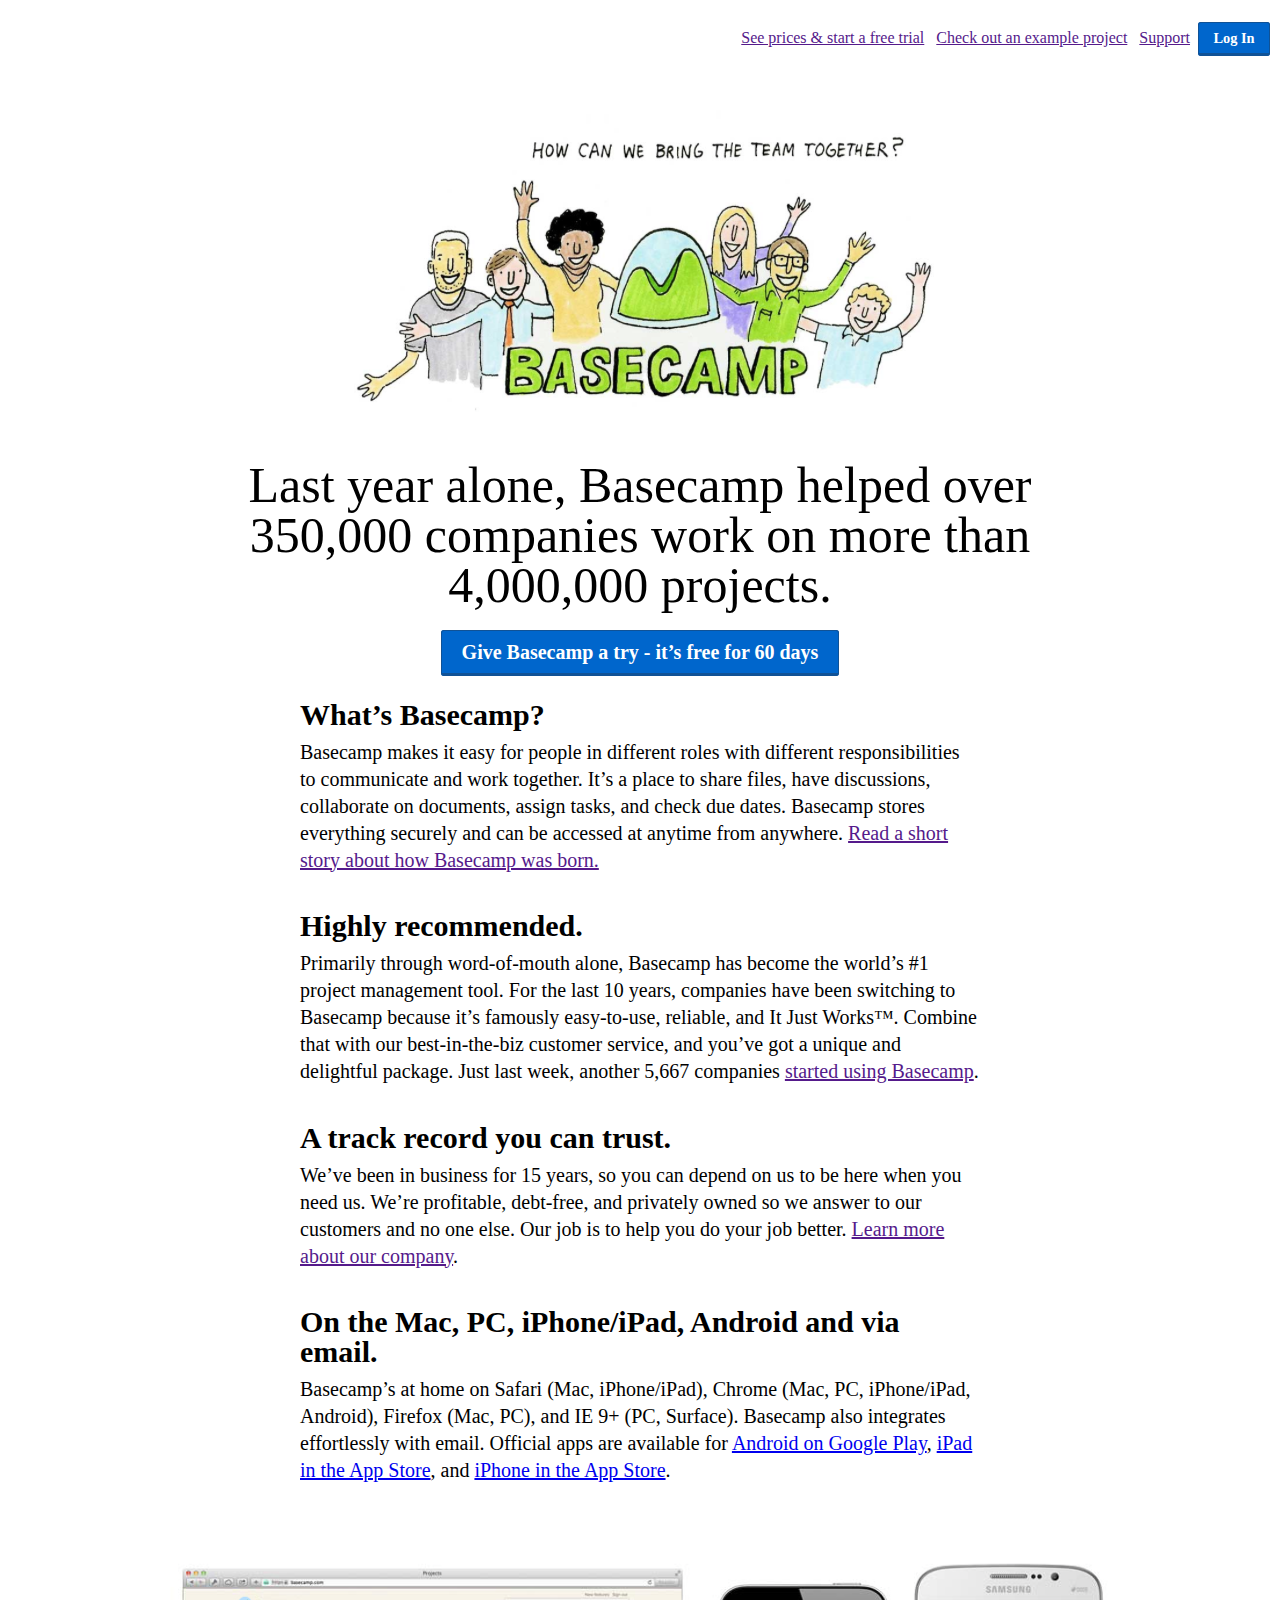
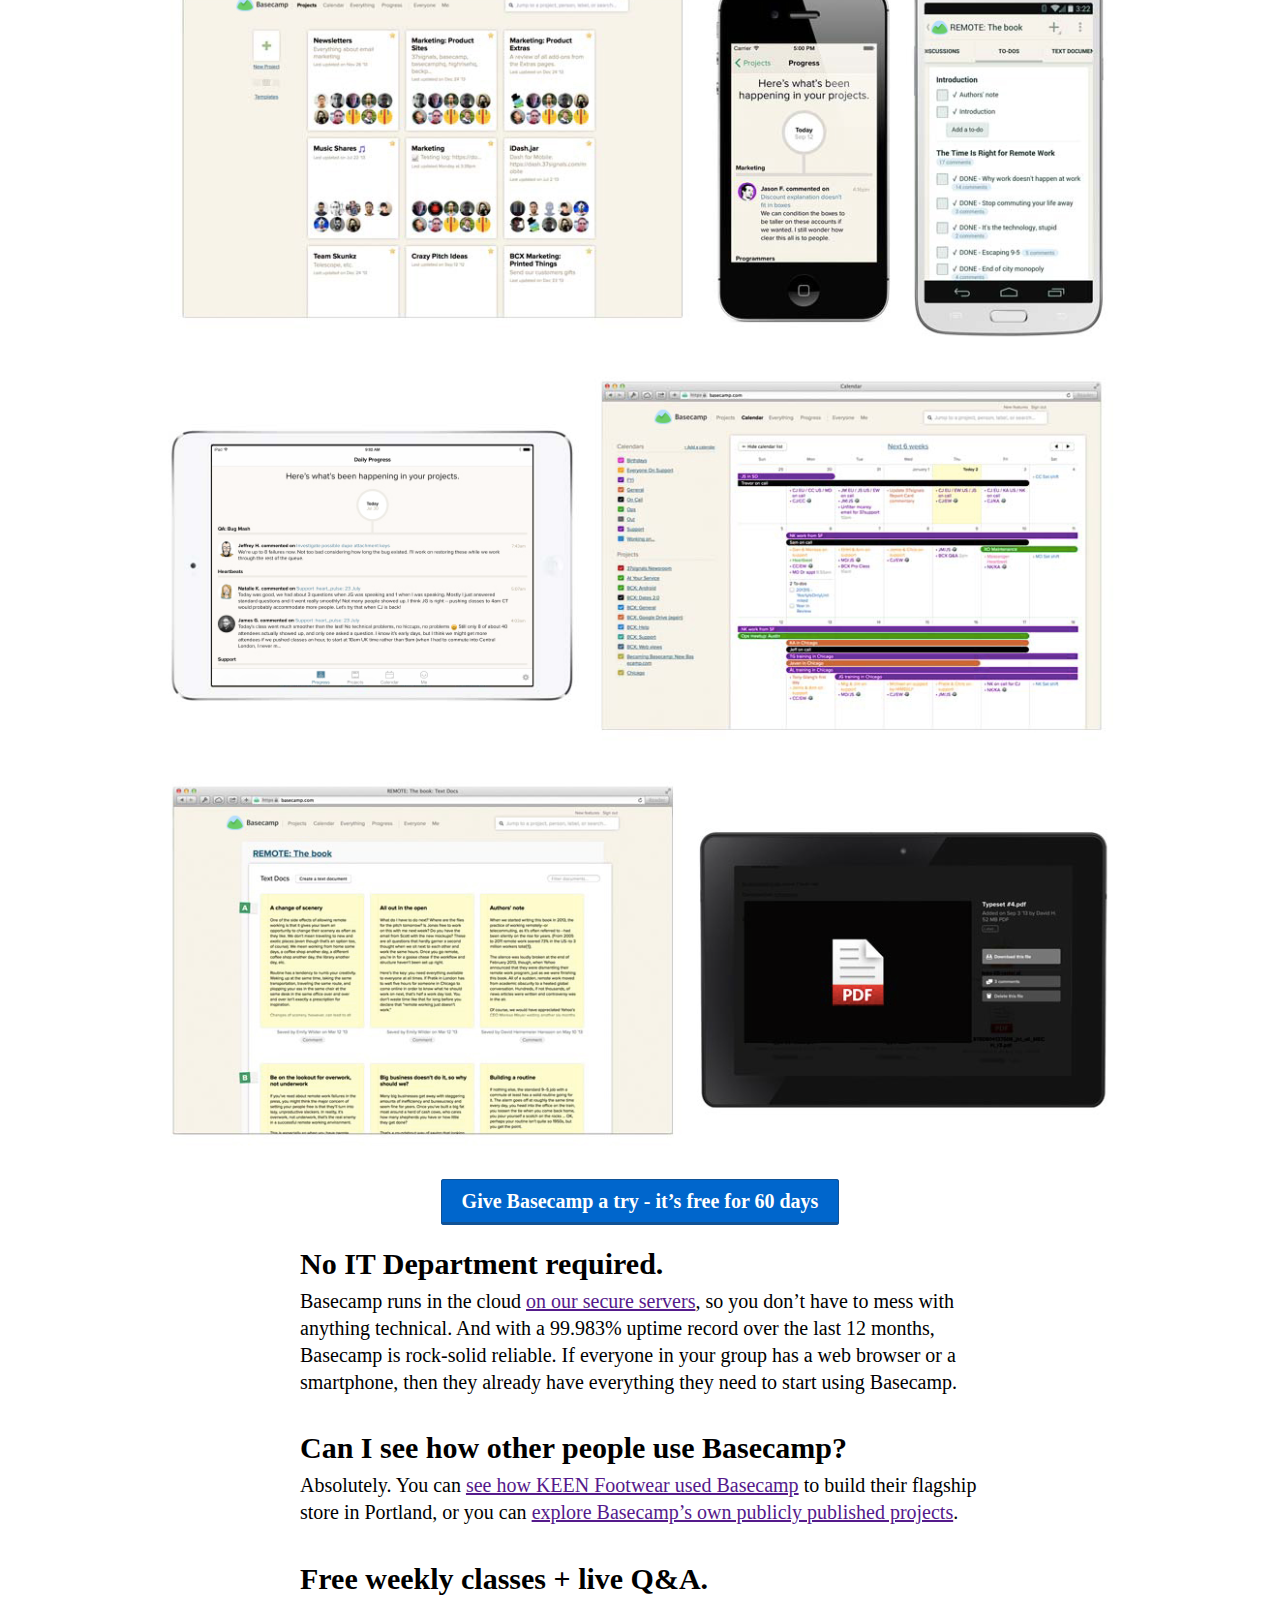
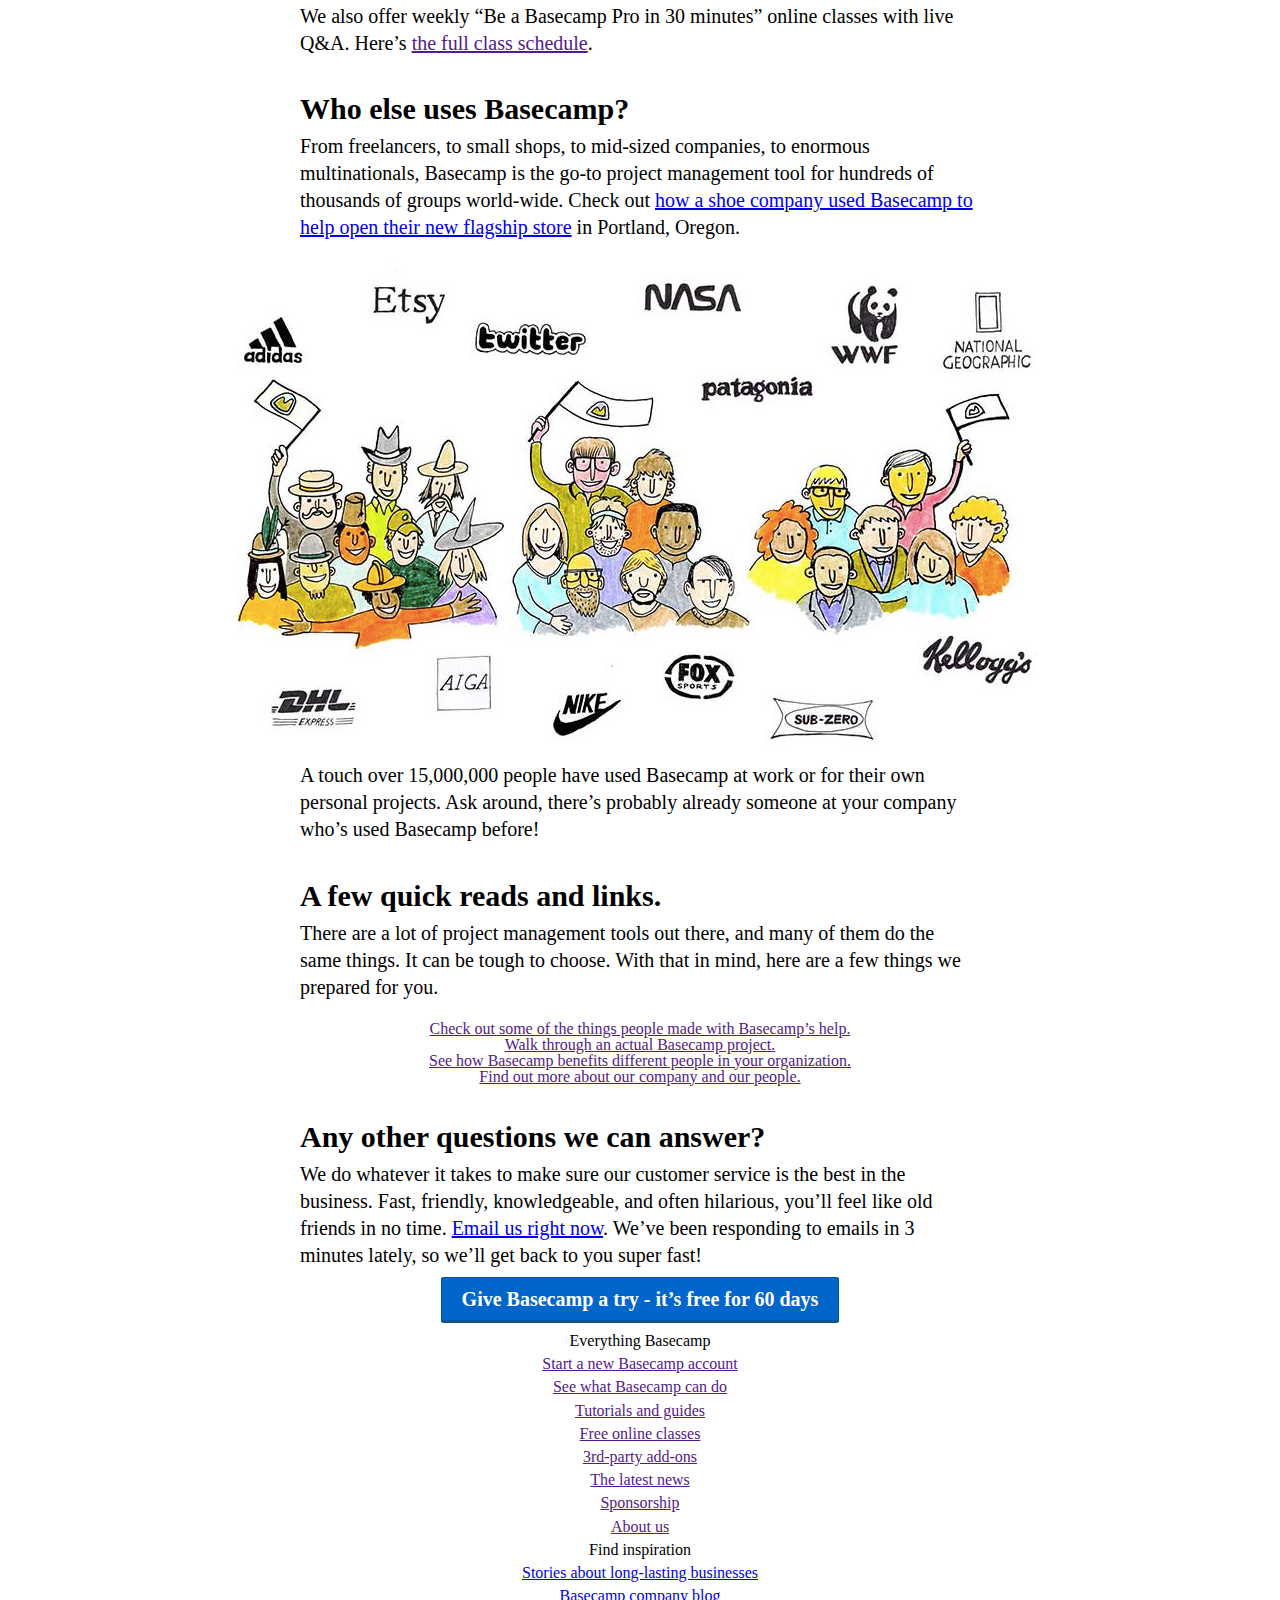
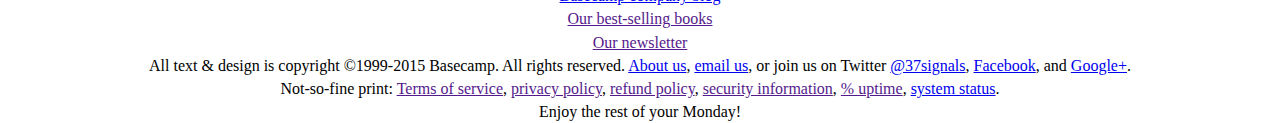
<file: basecamp/index.html>
<!DOCTYPE html>
<html>
  <head>
    <link rel="stylesheet" type="text/css" href="styles.css" />
    <meta charset="utf-8">
  </head>
  <body>
  	<nav class="navigation ">
  		<a class="logo " href="">Basecamp</a>
  		<div class="nav-links ">
  			<div class="nav-bound-box">
  				<a href="">See prices & start a free trial</a>
  			</div>
  			<div class="nav-bound-box">
  				<a href="">Check out an example project</a>
  			</div>
  			<div class="nav-bound-box">
  				<a href="">Support</a>
  			</div>
  			<a class="button button-active" href="">Log In</a>
  		</div>
  	</nav>
  	<div class="content group">
  		<img id="splash" src="splash.png">
  		<h1>Last year alone, Basecamp helped over 350,000 companies work on more than 4,000,000 projects.</h1>
  		<br>
  		<br>
  		<a class="button button-active content-button" href="">Give Basecamp a try - it’s free for 60 days</a>
  		<section>
  			<h2>What’s Basecamp?</h2>
  			<p>Basecamp makes it easy for people in different roles with different responsibilities to communicate and work together.   It’s a place to share files, have discussions, collaborate on documents, assign tasks, and check due dates. Basecamp stores everything securely and can be accessed at anytime from anywhere. <a href="">Read a short story about how Basecamp was born.</a></p>

  			<h2>Highly recommended.</h2>
  			<p>Primarily through word-of-mouth alone, Basecamp has become the world’s #1 project management tool. For the last 10 years, companies have been switching to Basecamp because it’s famously easy-to-use, reliable, and It Just Works™. Combine that with our best-in-the-biz customer service, and you’ve got a unique and delightful package. Just last week, another 5,667 companies <a href="">started using Basecamp</a>.</p>

  			<h2>A track record you can trust.</h2>
  			<p>We’ve been in business for 15 years, so you can depend on us to be here when you need us. We’re profitable, debt-free, and privately owned so we answer to our customers and no one else. Our job is to help you do your job better. <a href="">Learn more about our company</a>.</p>

  			<h2>On the Mac, PC, iPhone/iPad, Android and via email.</h2>
  			<p>Basecamp’s at home on Safari (Mac, iPhone/iPad), Chrome (Mac, PC, iPhone/iPad, Android), Firefox (Mac, PC), and IE 9+ (PC, Surface). Basecamp also integrates effortlessly with email. Official apps are available for <a href="https://play.google.com/store/apps/details?id=com.basecamp.app">Android on Google Play</a>, <a href="https://itunes.apple.com/us/app/basecamp-official-app/id898020776">iPad in the App Store</a>, and <a href="https://itunes.apple.com/us/app/basecamp-official-app/id599139477?mt=8">iPhone in the App Store</a>.</p>
  		</section>
  		<section>
  			<img class="intro" src="intro1.png">
  			<img class="intro" src="intro2.png">
  			<img class="intro" src="intro3.png">
  		</section>
  		<a class="button button-active content-button" href="">Give Basecamp a try - it’s free for 60 days</a>
  		<section>
  			<h2>No IT Department required.</h2>
  			<p>Basecamp runs in the cloud <a href="">on our secure servers</a>, so you don’t have to mess with anything technical. And with a 99.983% uptime record over the last 12 months, Basecamp is rock-solid reliable. If everyone in your group has a web browser or a smartphone, then they already have everything they need to start using Basecamp.</p>

  			<h2>Can I see how other people use Basecamp?</h2>
  			<p>Absolutely. You can <a href="">see how KEEN Footwear used Basecamp</a> to build their flagship store in Portland, or you can <a href="">explore Basecamp’s own publicly published projects</a>.</p>

  			<h2>Free weekly classes + live Q&amp;A.</h2>
  			<p>We also offer weekly “Be a Basecamp Pro in 30 minutes” online classes with live Q&amp;A. Here’s <a href="">the full class schedule</a>.</p>

  			<h2>Who else uses Basecamp?</h2>
  			<p>From freelancers, to small shops, to mid-sized companies, to enormous multinationals, Basecamp is the go-to project management tool for hundreds of thousands of groups world-wide. Check out <a href="/tour">how a shoe company used Basecamp to help open their new flagship store</a> in Portland, Oregon.</p>
  		</section>
  		<img class="intro" src="intro4.png">
  		<p>A touch over 15,000,000 people have used Basecamp at work or for their own personal projects. Ask around, there’s probably already someone at your company who’s used Basecamp before!</p>
  		<section class="">
  			<h2>A few quick reads and links.</h2>
  			<p>There are a lot of project management tools out there, and many of them do the same things. It can be tough to choose. With that in mind, here are a few things we prepared for you.</p>

  			<ul>
  				<li><a href="">Check out some of the things people made with Basecamp’s help.</a></li>
  				<li><a href="">Walk through an actual Basecamp project.</a></li>
  				<li><a href="">See how Basecamp benefits different people in your organization.</a></li>
  				<li><a href="">Find out more about our company and our people.</a></li>
  			</ul>
  		</section>
  		<section>
  			<h2>Any other questions we can answer?</h2>
  			<p>We do whatever it takes to make sure our customer service is the best in the business. Fast, friendly, knowledgeable, and often hilarious, you’ll feel like old friends in no time. <a href="mailto:support@basecamp.com">Email us right now</a>. We’ve been responding to emails in <span data-response-time="">3 minutes</span> lately, so we’ll get back to you super fast!</p>
  		</section>
  		<a class="button button-active content-button" href="">Give Basecamp a try - it’s free for 60 days</a>

  	</div>
  	<footer class="footer">
  		<h5>Everything Basecamp</h5>
  		<ul>
  			<li><a href="">Start a new Basecamp account</a></li>
  			<li><a href="">See what Basecamp can do</a></li>
  			<li><a href="">Tutorials and guides</a></li>
  			<li><a href="">Free online classes</a></li>
  			<li><a href="">3rd-party add-ons</a></li>
  			<li><a href="">The latest news</a></li>
  			<li><a href="">Sponsorship</a></li>
  			<li><a href="">About us</a></li>
  		</ul>

  		<h5>Find inspiration</h5>
  		<ul>
  			<li><a href="http://thedistance.com">Stories about long-lasting businesses</a></li>
  			<li><a href="http://signalvnoise.com">Basecamp company blog</a></li>
  			<li><a href="">Our best-selling books</a></li>
  			<li><a href=>Our newsletter</a></li>
  		</ul>

  		<p>All text &amp; design is copyright ©1999-2015 Basecamp. All rights reserved. <a href="/about">About us</a>, <a href="mailto:email@basecamp.com">email us</a>, or join us on Twitter <a href="https://twitter.com/37signals">@37signals</a>, <a href="https://www.facebook.com/37signals">Facebook</a>, and <a href="https://plus.google.com/116876481626487570331" rel="publisher">Google+</a>.</p>

  		<p>
  			<strong>Not-so-fine print:</strong>
  			<a href="">Terms of service</a>,
  			<a href="">privacy policy</a>,
  			<a href="">refund policy</a>,
  			<a href="">security information</a>,
  			<a href="">% uptime</a>,
  			<a href="http://status.basecamp.com/">system status</a>.
  		</p>

  		<p>Enjoy the rest of your Monday!</p>
  	</footer>
  </body>
</html>
</file>
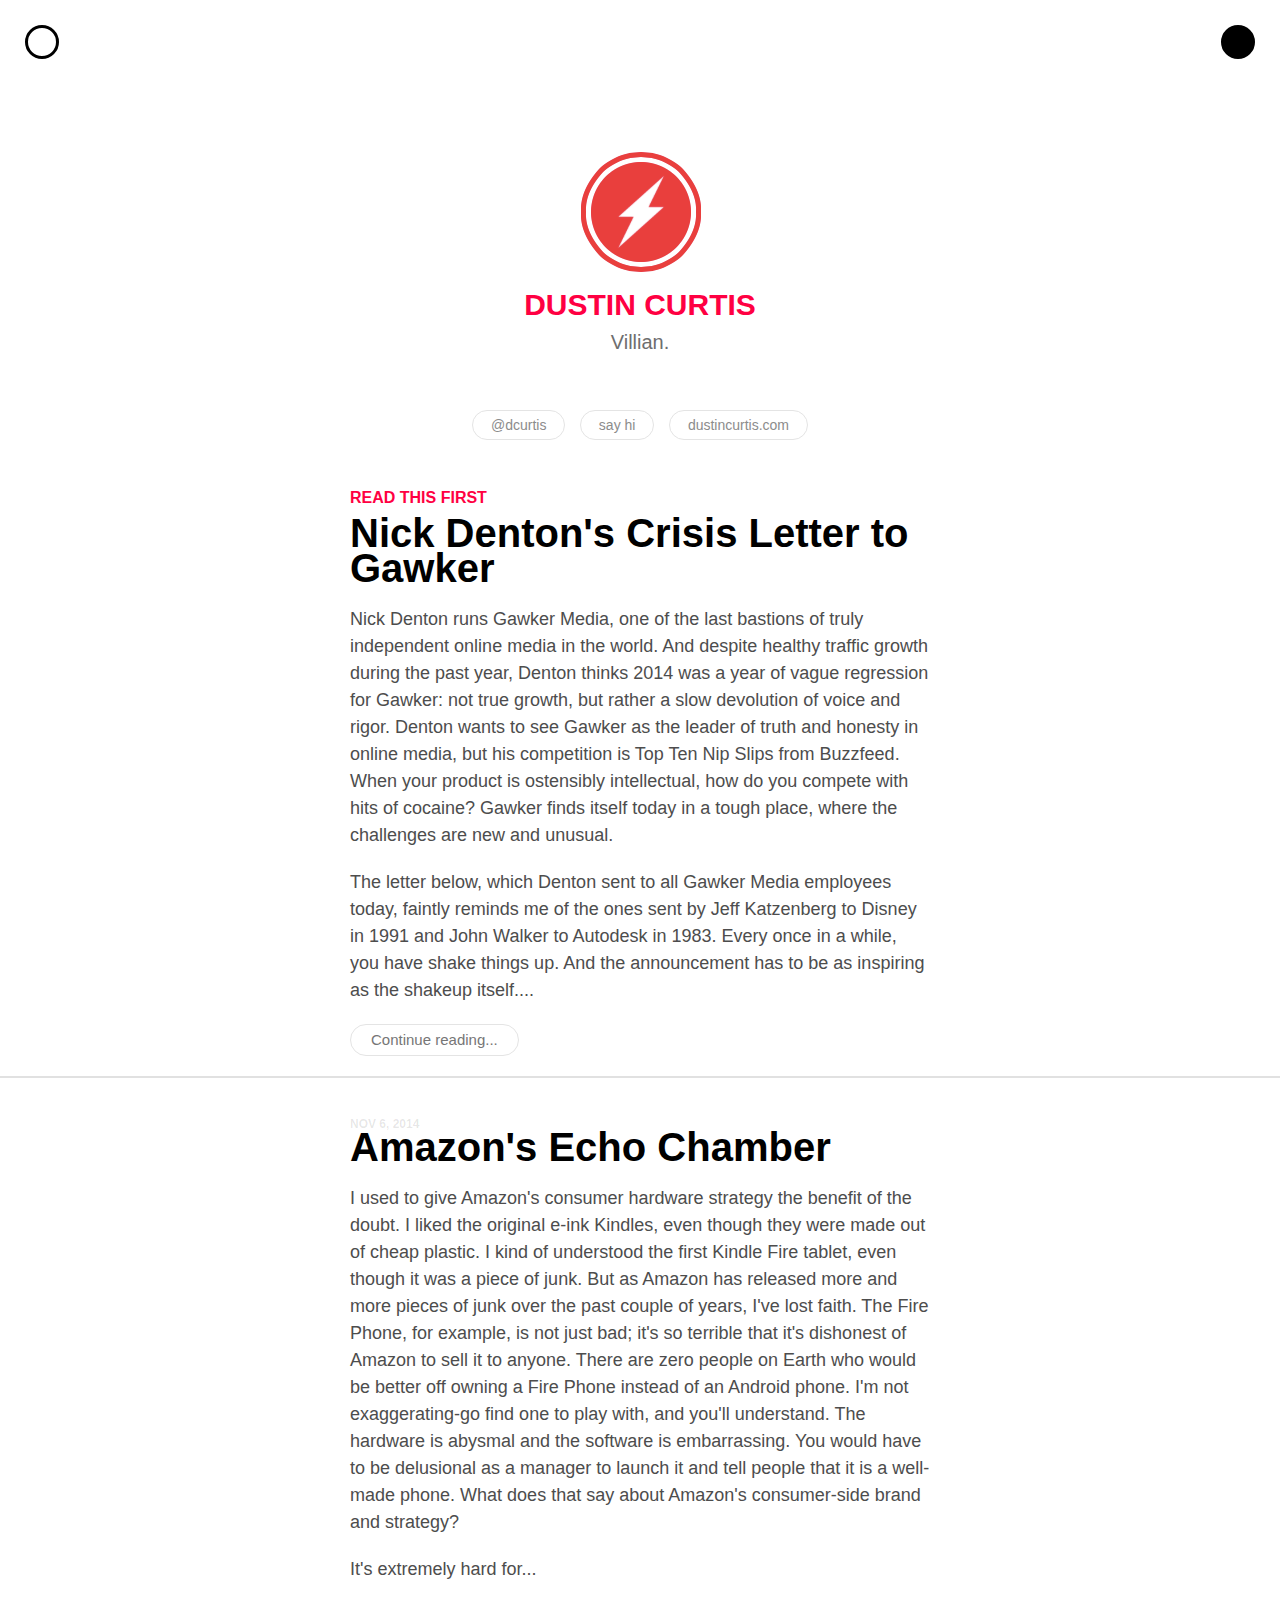
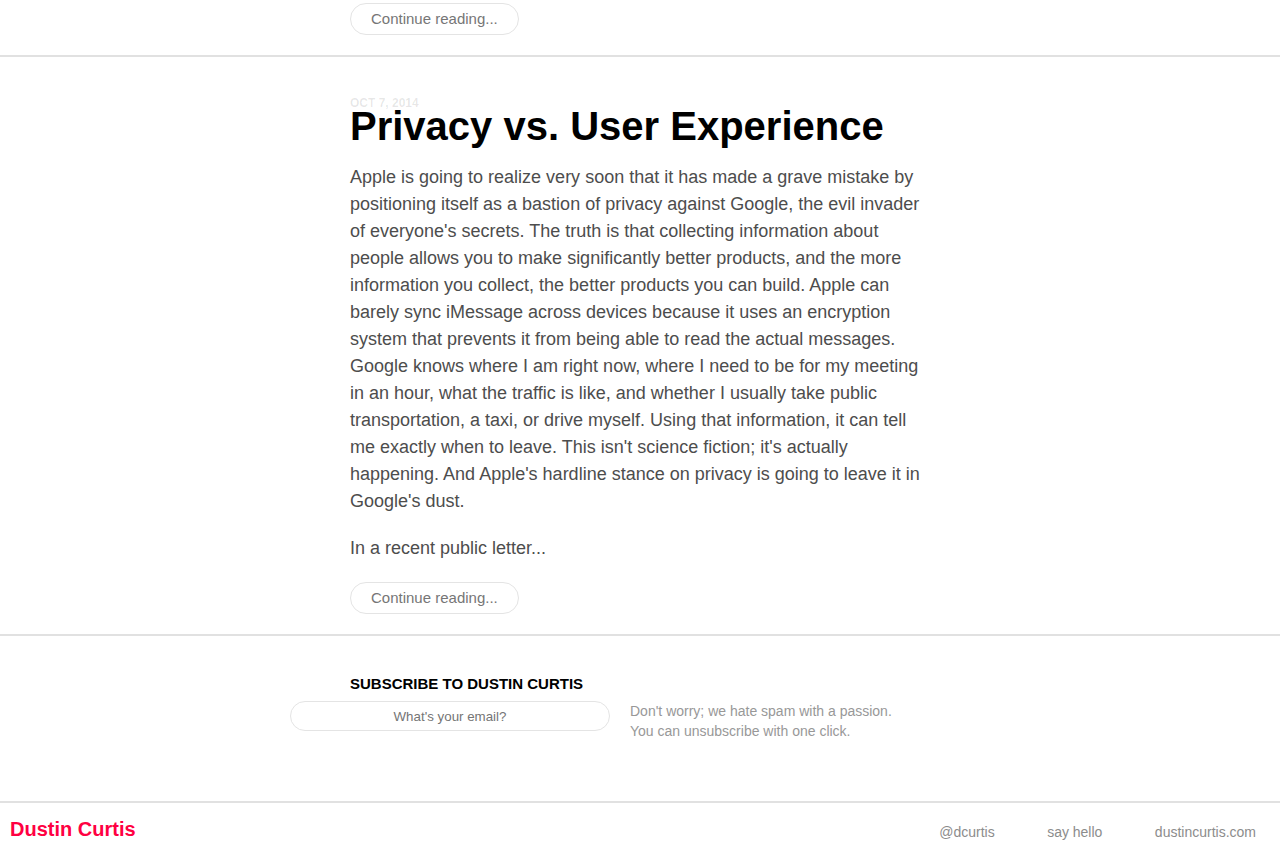
<file: dcurtis/index.html>
<!DOCTYPE html>
<html>
<head>
	<link rel="stylesheet" type="text/css" href="styles.css" />
</head>
<body>
	<header>
		<div class="circle left-circle">
		</div>
		<div class="circle right-circle">
		</div>
		<img id="logo" src="logo.png">
		<h2> Dustin Curtis </h2>
		<h3> Villian.</h3>
		<ul id="links">
			<li><a href="https://twitter.com/dcurtis">@dcurtis</a></li>
			<li><a href="mailto:hi@dustincurtis.com?subject=Svbtle">say hi</a></li>
			<li><a href="http://dustincurtis.com">dustincurtis.com</a></li>
		</ul>
	</header>
	<section>
		<h6>Read this first</h6>
		<article>
			<h1>
				<a href="http://dcurt.is/nick-denton-crisis-letter">Nick Denton&#39;s Crisis Letter to Gawker</a>
			</h1>
			<a href="http://dcurt.is/nick-denton-crisis-letter"><p>Nick Denton runs Gawker Media, one of the last bastions of truly independent online media in the world. And despite healthy traffic growth during the past year, Denton thinks 2014 was a year of vague regression for Gawker: not true growth, but rather a slow devolution of voice and rigor. Denton wants to see Gawker as the leader of truth and honesty in online media, but his competition is <em>Top Ten Nip Slips</em> from Buzzfeed. When your product is ostensibly intellectual, how do you compete with hits of cocaine? Gawker finds itself today in a tough place, where the challenges are new and unusual. </p> <p>The letter below, which Denton sent to all Gawker Media employees today, faintly reminds me of the ones sent by Jeff Katzenberg to Disney in 1991 and John Walker to Autodesk in 1983. Every once in a while, you have shake things up. And the announcement has to be as inspiring as the shakeup itself....</p></a>
			<p><a href="http://dcurt.is/nick-denton-crisis-letter" class="button">Continue reading...</a></p>
		</article>
		<article>
			<h6 class="article-date">Nov  6, 2014</h6>
			<h1><a href="http://dcurt.is/amazon-has-no-taste">Amazon&#39;s Echo Chamber</a></h1>
			<a href="http://dcurt.is/amazon-has-no-taste"><p>I used to give Amazon&#39;s consumer hardware strategy the benefit of the doubt. I liked the original e-ink Kindles, even though they were made out of cheap plastic. I kind of understood the first Kindle Fire tablet, even though it was a piece of junk. But as Amazon has released more and more pieces of junk over the past couple of years, I&#39;ve lost faith. The Fire Phone, for example, is not just bad; it&#39;s so terrible that it&#39;s dishonest of Amazon to sell it to anyone. There are zero people on Earth who would be better off owning a Fire Phone instead of an Android phone. I&#39;m not exaggerating-go find one to play with, and you&#39;ll understand. The hardware is abysmal and the software is embarrassing. You would have to be delusional as a manager to launch it and tell people that it is a well-made phone. What does that say about Amazon&#39;s consumer-side brand and strategy?</p> <p>It&#39;s extremely hard for...</p></a><p><a href="http://dcurt.is/amazon-has-no-taste" class="button">Continue reading...</a></p>
		</article>
		<article>
			<h6 class="article-date">Oct  7, 2014</h6>
			<h1><a href="http://dcurt.is/privacy-vs-user-experience">Privacy vs. User Experience</a></h1>
			<a href="//dcurt.is/privacy-vs-user-experience"><p>Apple is going to realize very soon that it has made a grave mistake by positioning itself as a bastion of privacy against Google, the evil invader of everyone&#39;s secrets. The truth is that collecting information about people allows you to make significantly better products, and the more information you collect, the better products you can build. Apple can barely sync iMessage across devices because it uses an encryption system that prevents it from being able to read the actual messages. Google knows where I am right now, where I need to be for my meeting in an hour, what the traffic is like, and whether I usually take public transportation, a taxi, or drive myself. Using that information, it can tell me exactly when to leave. This isn&#39;t science fiction; it&#39;s actually happening. And Apple&#39;s hardline stance on privacy is going to leave it in Google&#39;s dust.</p> <p>In a recent public letter...</p></a>
			<p><a href="//dcurt.is/privacy-vs-user-experience" class="button">Continue reading...</a></p>
		</article>
	</section>
	<section>
		<p id="subscribe-title">Subscribe to Dustin Curtis</p>
		<div id="subscribe">
			<input placeholder="What's your email?">
			<p>Don&#39;t worry; we hate spam with a passion.<br>
				You can unsubscribe with one click.</p>
			</div>
		</section>
		<footer>
			<ul id="links">
				<li><a href="https://twitter.com/dcurtis">@dcurtis</a></li>
				<li><a href="mailto:hi@dustincurtis.com?subject=Svbtle">say hello</a></li>
				<li><a href="http://dustincurtis.com">dustincurtis.com</a></li>
			</ul>
			<h5>Dustin Curtis</h5>
		</footer>
	</body>    	
</html>
</file>
<file: basecamp/styles.css>
/* http://meyerweb.com/eric/tools/css/reset/ 2. v2.0 | 20110126
  License: none (public domain)
*/

html, body, div, span, applet, object, iframe,
h1, h2, h3, h4, h5, h6, p, blockquote, pre,
a, abbr, acronym, address, big, cite, code,
del, dfn, em, img, ins, kbd, q, s, samp,
small, strike, strong, sub, sup, tt, var,
b, u, i, center,
dl, dt, dd, ol, ul, li,
fieldset, form, label, legend,
table, caption, tbody, tfoot, thead, tr, th, td,
article, aside, canvas, details, embed,
figure, figcaption, footer, header, hgroup,
menu, nav, output, ruby, section, summary,
time, mark, audio, video {
  margin: 0;
  padding: 0;
  border: 0;
  font-size: 100%;
  font: inherit;
  vertical-align: baseline;
}
/* HTML5 display-role reset for older browsers */
article, aside, details, figcaption, figure,
footer, header, hgroup, menu, nav, section {
  display: block;
}
body {
  line-height: 1;
}
ol, ul {
  list-style: none;
}
blockquote, q {
  quotes: none;
}
blockquote:before, blockquote:after,
q:before, q:after {
  content: '';
  content: none;
}
table {
  border-collapse: collapse;
  border-spacing: 0;
}


/*
  ========================================
  Grid
  ========================================
*/

*,
*:before,
*:after {
  -webkit-box-sizing: border-box;
     -moz-box-sizing: border-box;
          box-sizing: border-box;
}

/*
  ========================================
  Clearfix
  ========================================
*/
.group:before,
.group:after {
  content: "";
  display: table;
}
.group:after {
  clear: both;
}
.group {
  clear: both;
  *zoom: 1;
}

.container {
  margin: 0 auto;
  padding-left: 30px;
  padding-right: 30px;
  width: 960px;
}


body{
  /* rules go here */
}

nav {
	margin-top: 20px;
	position: relative;
}

.nav-links{
	display: block;
	padding: 10px;
	float: right;
}
.nav-bound-box{
	display: inline;
	text-align: center;
	padding: 4px;
}

.logo-div {
	width: 160px;

}

.logo {
	background: url(https://d1pqgpjinf0thr.cloudfront.net/assets/general/basecamp-a3c9e389acdeba3ac2bd084d0ce0462b.png) 0 0 no-repeat;
	display: block;
	float: left;
	height: 0;
	overflow: hidden;
	background-size: 160px 37px;
	left: .75em;
	padding-top: 37px;
	margin-left: 40px;
	width: 160px;
}

.button {
	-webkit-border-radius: 3px;
	-moz-border-radius: 3px;
	-o-border-radius: 3px;
	border-radius: 3px;
	border: 1px solid #999;
	border-bottom-width: 3px;
	font-size: .9em;
	font-weight: bold;
	padding: .5em 1em;
	text-decoration: none;
}

.button-active {
	background-color: #06C;
	color:white;
	border-color: #105296;
}

.button-active:hover {
	background-color: #1a7de6;
	color: white;
	text-decoration: none;
}

.content {
	text-align: center;
}

.content h1 {
	font-size: 50px;
	max-width: 900px;
	margin: 0 auto;
}

.content-button {
	font-size: 20px;
}

.intro {
	display: block;
	margin: 0 auto;
}

#splash {
	display: block;
	width: 673px;
	height: 333px;
	margin: 50px auto 20px auto;
}

h2 {
	max-width:680px;
	margin-left: auto;
	margin-right: auto;
	margin-bottom: .3em;
	margin-top: 1.25em;
	font-size: 30px;
	font-weight: bold;
	display: block;
	text-align: left;
}

.content p {
	margin-bottom: 1em;
	text-align: left;
	max-width:680px;
	margin-left: auto;
	margin-right: auto;
	font-size: 1.25em;
	line-height: 1.35em;
}

footer {
	margin-top: 20px;
	text-align: center;
	line-height: 1.45em;
}
</file>
<file: dcurtis/styles.css>
/* http://meyerweb.com/eric/tools/css/reset/ 2. v2.0 | 20110126
  License: none (public domain)
  */

  html, body, div, span, applet, object, iframe,
  h1, h2, h3, h4, h5, h6, p, blockquote, pre,
  a, abbr, acronym, address, big, cite, code,
  del, dfn, em, img, ins, kbd, q, s, samp,
  small, strike, strong, sub, sup, tt, var,
  b, u, i, center,
  dl, dt, dd, ol, ul, li,
  fieldset, form, label, legend,
  table, caption, tbody, tfoot, thead, tr, th, td,
  article, aside, canvas, details, embed,
  figure, figcaption, footer, header, hgroup,
  menu, nav, output, ruby, section, summary,
  time, mark, audio, video {
  	margin: 0;
  	padding: 0;
  	border: 0;
  	font-size: 100%;
  	font: inherit;
  	vertical-align: baseline;
  }
  /* HTML5 display-role reset for older browsers */
  article, aside, details, figcaption, figure,
  footer, header, hgroup, menu, nav, section {
  	display: block;
  }
  body {
  	line-height: 1;
  }
  ol, ul {
  	list-style: none;
  }
  blockquote, q {
  	quotes: none;
  }
  blockquote:before, blockquote:after,
  q:before, q:after {
  	content: '';
  	content: none;
  }
  table {
  	border-collapse: collapse;
  	border-spacing: 0;
  }


/*
  ========================================
  Grid
  ========================================
  */

  *,
  *:before,
  *:after {
  	-webkit-box-sizing: border-box;
  	-moz-box-sizing: border-box;
  	box-sizing: border-box;
  }

/*
  ========================================
  Clearfix
  ========================================
  */
  .group:before,
  .group:after {
  	content: "";
  	display: table;
  }
  .group:after {
  	clear: both;
  }
  .group {
  	clear: both;
  	*zoom: 1;
  }

  .container {
  	margin: 0 auto;
  	padding-left: 30px;
  	padding-right: 30px;
  	width: 960px;
  }

  body{
  	font-family: Arial, Helvetica, sans-serif;

  }

  .circle{
  	border-radius: 50%;
  	border-width: 3px;
  	border-color: black;
  	border-style: solid;
  	width: 34px;
  	height: 34px;
  }

  .left-circle{
  	position: absolute;
  	left: 25px;
  	top: 25px;
  }

  .right-circle{
  	position: absolute;
  	right:25px;
  	top: 25px;
  	background-color: black;
  }

  #logo{
  	display: block;
  	margin: 150px auto 0 auto;
  }

  header h2 {
  	text-transform: uppercase;
  	font-size: 30px;
  	line-height: 38px;
  	font-weight: 900;
  	color:#FF0042;
  	padding: 0;
  	padding-left: 10px;
  	padding-right: 10px;
  	max-width: 500px;
  	margin: 0 auto;
  	margin-bottom: 5px;
  	margin-top: 10px;
  	text-align: center;
  }

  header h3 {
  	font-size: 20px;
  	line-height: 26px;
  	color: #6e6e6e;
  	max-width: 450px;
  	margin: 0 auto;
  	margin-bottom: 55px;
  	margin-top: 5px;
  	padding-left: 10px;
  	padding-right: 10px;
  	text-align: center;
  }
  #links{
  	clear: both;
  	display: block;
  	text-align: center;
  }

  #links li {
  	display: inline-block;
  	margin-right: 5px;
  	margin-left: 5px;
  	margin-bottom: 10px;
  }

  header a {
  	display: inline-block;
  	border: 1px solid #e4e4e4;
  	padding: 4px 18px 4px 18px;
  	border-radius: 30px;
  	text-decoration: none;
  	line-height: 20px;
  	color: #8c8c8c;
  	font-size: 14px;
  }

  header a:hover{
  	background-color: #FF0042;
  	border-color: #FF0042;
  	color: #fff;
  }

  h6 {
  	color: #FF0042;
  	font-weight: 900;
  	margin: 0 auto;
  	margin-top: 40px;
  	margin-bottom: 10px;
  	max-width: 600px;
  	padding-left: 10px;
  	padding-right: 10px;
  	text-transform: uppercase;
  }

  article {
  	border-bottom: 2px solid #e1e1e1;

  }
  article h1{
  	font-size: 40px;
  	font-weight: bold;
  	line-height: 35px;
  	padding-left: 10px;
  	padding-right: 10px;
  	margin: 0 auto 15px auto;
  	border: 0px;
  	max-width: 600px;
  	display: block;
  }

  article a{
  	text-decoration: none;
  	color: #000;
  	outline: 0;
  }

  article p {
  	padding-left: 10px;
  	padding-right: 10px;
  	margin: 0 auto;
  	margin-top: 20px;
  	margin-bottom: 20px;
  	max-width: 600px;
  	font-size: 18px;
  	line-height: 1.5;
  	color: #4D4D4D;
  }

  .button {
  	border-bottom: 2px solid #e1e1e1;
  	display: inline-block;
  	font-size: 15px;
  	line-height: 30px;
  	padding-left: 20px;
  	padding-right: 20px;
  	border-color: rgb(228, 228, 228);
  	border-radius: 30px;
  	border-style: solid;
  	border-width: 1px;

  	color: rgb(118, 118, 118);
  }

  .article-date{
  	color:rgba(0,0,0,.1);
  	font-weight: 700;
  	margin-bottom: 0;
  	font-size: 12px;
  }
  .button:hover {
  	background-color: #FF0042;
  	border-color: #FF0042;
  	color: white;
  }

  #subscribe-title{
  	max-width: 600px;
  	margin: 0 auto;
  	padding-left: 10px;
  	padding-right: 10px;
  	font-weight: 900;
  	text-transform: uppercase;
  	color: #000;
  	font-size: 15px;
  	margin-top: 40px;
  	margin-bottom: 10px;
  }

  #subscribe {
  	display: block;
  	margin: 0 auto;
  	margin-bottom: 30px;
  	width: 700px;
  	height: 70px;
  }

  #subscribe input{
  	float: left;
  	display: block;
  	width: 320px;
  	height: 30px;
  	text-align: center;
  	border: 1px solid #e4e4e4;
  	border-radius: 80px;
  	position: relative;
  }

  #subscribe p{
  	display: inline-block;
  	float: left;
  	font-size: 14px;
  	line-height: 20px;
  	margin-top: 0px;
  	margin-left: 20px;
  	color: #989898;
  }

  footer {
  	border-top: 2px solid #e1e1e1;
  	padding-top: 14px;
  }
  footer a {
  	display: inline-block;
  	border: 1px solid #e4e4e4;
  	padding: 4px 18px 4px 18px;
  	border-radius: 30px;
  	text-decoration: none;
  	line-height: 20px;
  	border-color: transparent;
  	color: #8c8c8c;
  	font-size: 14px;
  }

  footer h5 {
  	font-size: 20px;
  	font-weight: bold;
  	line-height: 25px;
  	padding-left: 10px;
  	padding-right: 10px;
  	border: 0px;
  	max-width: 600px;
  	display: block;	
  	color: #FF0042;
  }
  footer #links{
  	float: right;
  }
  footer a:hover{
  	background-color: #FF0042;
  	border-color: #FF0042;
  	color: #fff;
  }
</file>
